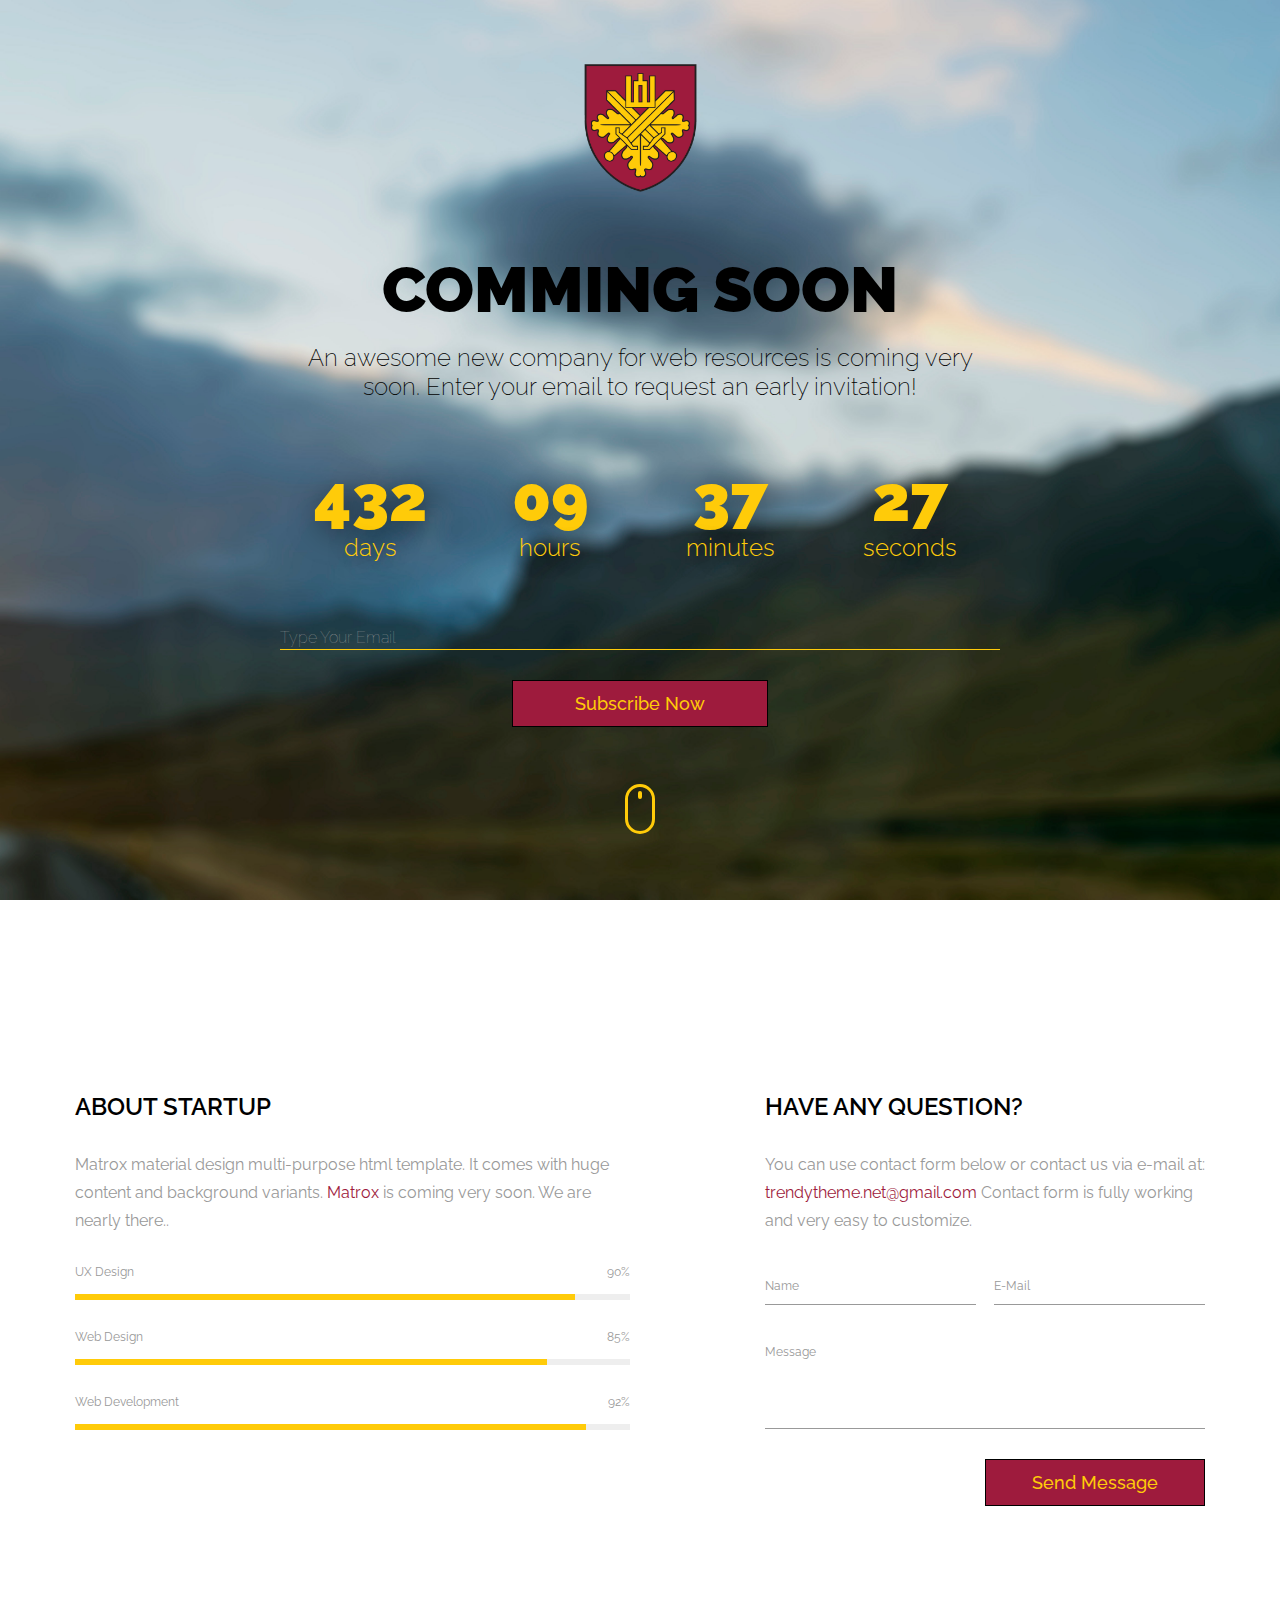
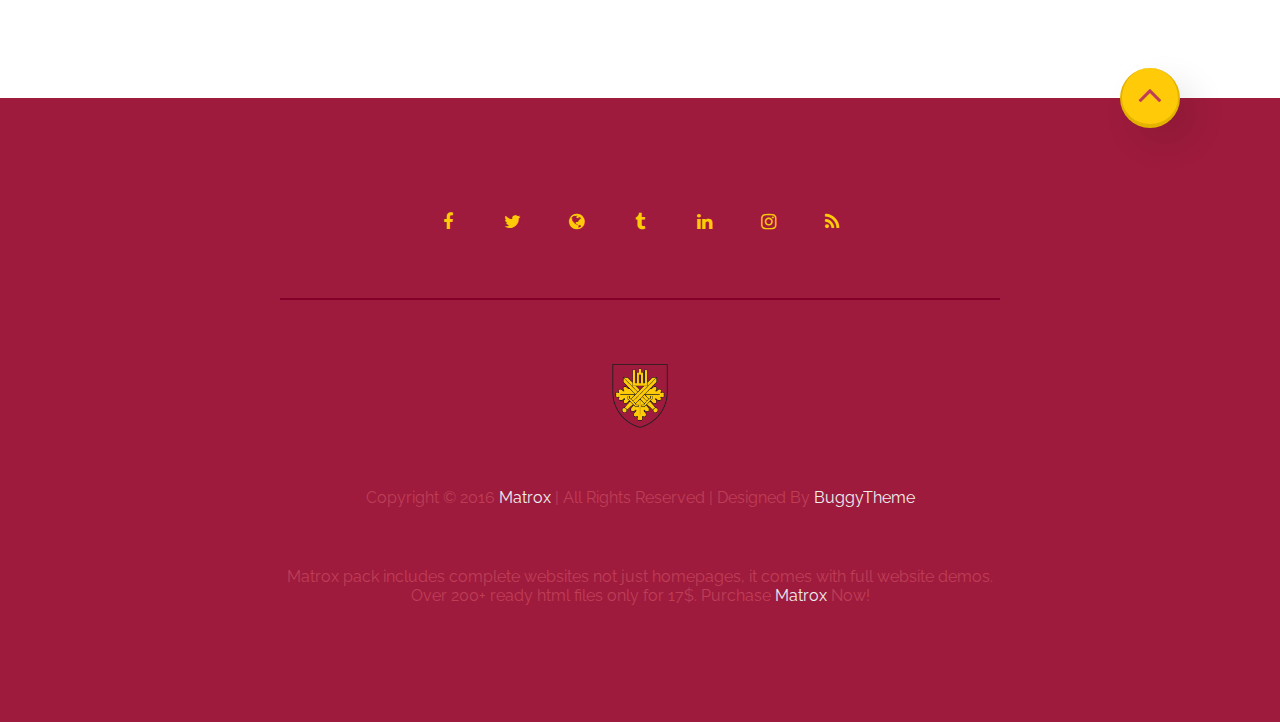
<file: index.html>
<!DOCTYPE html>
<html lang="en">
<head>
    <meta charset="UTF-8">
    <meta name="viewport" content="width=device-width, initial-scale=1.0">
    <meta http-equiv="X-UA-Compatible" content="ie=edge">
    <title>Responsive</title>
    <link rel="stylesheet" href="css/font-awesome.min.css">
    <link rel="stylesheet" href="css/main.css">

</head>
<body>

  <!--************************************************************
    - HEADER
  ************************************************************-->

<header>
  <div id="banner" class="banner headerContent">
    <div>
      <div class="logo"></div>
    </div>
    <div class="header-text">
      <h1 class="textBlack">comming soon</h1>
      <p class="textBlack">An awesome new company for web resources is coming very soon.
      <span>Enter your email to request an early invitation!</span></p>
    </div>

    <div class="clock banner textYellow">
      <div class="time">
          <div class="value">432</div>
          <div class="unit">days</div>
      </div>
      <div class="time">
          <div class="value">09</div>
          <div class="unit">hours</div>
      </div>
      <div class="time">
          <div class="value">37</div>
          <div class="unit">minutes</div>
      </div>
      <div class="time">
          <div class="value">27</div>
          <div class="unit">seconds</div>
      </div>
  </div>

    <!-- SUBSCRIBE -->
    <div class="subscribe">
      <form action="">
        <div class="inputTextSubscribe textYellow">
          <input type="text" placeholder="Type your email" class="textWhite">
        </div>
        <input type="submit" value="Subscribe Now" class="btn">
      </form>
    </div>

    <div class="mouse">
      <div class="rutuliukas"></div>
    </div>
  </div>
</header>

  <!--************************************************************
    - CONTENT
  ************************************************************-->

<section class="container content">

  <!--********************
    - LEFT ROW
  ********************-->

  <div class="content-left">
    <div>
      <h2>ABOUT STARTUP</h2>
      <p>Matrox material design multi-purpose html template. It comes with huge content and background variants. <a href="#">Matrox</a> is coming very soon. We are nearly there..</p>
      <div class="progress-section">
        <span>UX Design</span><span>90%</span>
        <div class="progress">
          <div class="progress-bar pb1"></div>
        </div>
      </div>
      <div class="progress-section">
        <span>Web Design</span><span>85%</span>
        <div class="progress">
          <div class="progress-bar pb2"></div>
        </div>
      </div>
      <div class="progress-section">
        <span>Web Development</span><span>92%</span>
        <div class="progress">
          <div class="progress-bar pb3"></div>
        </div>
      </div>
    </div>
  </div>

  <!--********************
    - RIGHT ROW
  ********************-->

  <div class="content-right">
    <h2>HAVE ANY QUESTION?</h2>
    <p>You can use contact form below or contact us via e-mail at: <a href="mailto:trendytheme.net@gmail.com?Subject=HelloWorld%20" target="_top">trendytheme.net@gmail.com</a> Contact form is fully working and very easy to customize.</p>
    <div class="register">
      <form class="" action="">
            <input type="text" placeholder="name">
            <input type="text" placeholder="e-mail">
            <textarea name="" id="message" placeholder="message"></textarea>
            <input class="btn" type="submit" value="Send Message">
      </form>
    </div>
  </div>
</section>

<!--************************************************************
  - FOOTER
************************************************************-->

<footer>
  <div class="container">
    <div class="back-to-top">
     <a href="#banner" > <i class="fa fa-angle-up"></i> </a>
    </div>
<div class="footerUpper banner">
  <ul class="socialMediaIcons">
    <li class="icon">
      <a href="#"> <i class="fa fa-facebook"></i> </a>
    </li>
    <li class="icon">
      <a href="#"> <i class="fa fa-twitter"></i> </a>
    </li>
    <li class="icon">
      <a href="#"> <i class="fa fa-globe"></i> </a>
    </li>
    <li class="icon">
      <a href="#"> <i class="fa fa-tumblr"></i> </a>
    </li>
    <li class="icon">
      <a href="#"> <i class="fa fa-linkedin"></i> </a>
    </li>
    <li class="icon">
      <a href="#"> <i class="fa fa-instagram"></i> </a>
    </li>
    <li class="icon">
      <a href="#"> <i class="fa fa-rss"></i> </a>
    </li>
  </ul>
</div>
<div class="footerLower banner">
  <div>
    <div class="footerLogo"></div>
  </div>
  <div class="footerCopyright"><p>Copyright &copy; 2016 <a href="#">Matrox</a>   |   All Rights Reserved   |   Designed By <a href="#">BuggyTheme</a></p></div>
  <div class="footerShamelessPlug"><p>Matrox pack includes complete websites not just homepages, it comes with full website demos. Over 200+ ready html files only for 17$. Purchase <a href="#">Matrox</a> Now!</p></div>
</div>
</div>
</footer>
</body>
</html>
</file>
<file: css/main.css>
@import url('https://fonts.googleapis.com/css?family=Raleway:100,200,300,400,500,600,900&subset=latin-ext');

body,
body * {
    margin: 0;
    padding: 0;
    box-sizing: border-box;
    vertical-align: top;
    font-family: Raleway;
}

                                                          /********************
                                                           * PAGE VARIABLES
                                                          ********************/

:root {
  --White: white;
  --Black: black;
  --SilverBright: #eee;
  --SilverDark: #999;
  --Accent1: #9e1b3d;
  --Accent1Bright: #BF3E57;
  --Accent1Dark: #84002A;
  --Accent2: #ffcb09;
  --Accent2Bright: #FFE739;
  --Accent2Dark: #E3B300;
  --MouseColor: #ffcb09;

  --textSize-h1-big: 64px;
  --textSize-p-big: 28px;
  --textSize-p-medium: 16px;
  --textSize-input-big: 16px;
  --textSize-input-medium: 12px;
}

.textWhite {
  color: var(--White);
}
.textGrey {
  color: var(--SilverDark);
}
.textBlack {
  color: var(--Black);
}
.textRed {
  color: var(--Accent1);
}
.textYellow {
  color: var(--Accent2);
}

.btn {
  width: 100%;
  background-color: var(--Accent1);
  color: var(--Accent2);
  padding: 12px 18px;
  border: 1px solid var(--Black);
  border-style: solid;
  cursor: pointer;
  font-size: 18px;
  font-weight: 500;
}
.btn:hover {
  background-color: var(--Accent1Dark);
  color: var(--Accent2Bright);
}
.btn:active {
  background-color: var(--Accent2Bright);
  color: var(--Accent1Dark);
}
@media (max-width:480px) {
  .btn {
    font-size: 14px;
    font-weight: 400;
  }
}

.inputTextSubscribe {
  display: inline-block;
  width: 100%;
  font-family: Raleway;
  font-weight: 100;
}
  .inputTextSubscribe > input {
    display: inline-block;
    width: 100%;
    font-size: 24px;
    font-weight: 100;
    border: 1px solid var(--Accent2);
    border-width: 0px 0px 1px 0px;
    background-color: rgba(0, 0, 0, 0);
  }
  .inputTextSubscribe > input::placeholder {
    font-size: var(--textSize-input-big);
    text-transform: capitalize;
    color: var(--SilverDark);
  }
    .inputTextSubscribe > input:focus {
      border-width: 0px 0px 1px 0px;
      border-color: var(--Accent2Bright);
      background-color: rgba(0, 0, 0, 0.2);
    }

    .register > form input[type=text], textarea {
      display: inline-block;
      float: left;
      width: 48%;
      font-size: var(--textSize-p-medium);
      border: 1px solid var(--SilverDark);
      border-width: 0px 0px 1px 0px;
      padding: 8px 10px;
      margin-bottom: 30px;
}


.container {
  display: inline-block;
  width: 1200px;
  margin-left: calc(50% - 600px);
}
@media (max-width:1200px) {
  .container {
    display: inline-block;
    margin-left: 0;
    width: 100%;
  }
}
@media (max-width:768px) {
  .container {
    display: block;
    width: 100%;
  }
}

.banner {
  display: inline-block;
  width: 720px;
  margin-left: calc(50% - 360px);
}
  .banner > div {
    margin: 0 0 60px 0; /* marginas tarp pagrindiniu blogu headeryje. */
  }
@media (max-width:768px) {
  .banner {
    display: inline-block;
    margin-left: 0;
    width: 100%;
    padding: 0 5%;
  }
    .banner > div {
      margin: 0 0 30px 0;
    }
}
@media (max-width:480px) {
  .banner > div {
    margin: 0 0 20px 0;
  }
}
                  /************************************************************
                   * HEADER
                  ************************************************************/
header {
  background-image: url(../img/imgBG3.jpg);
  width: 100%;
  min-height: 900px;
  height: 100vh;
  background-position: center middle;
  background-size: cover;
  background-attachment: fixed;
  /*transform: rotateY(180deg);  /* SUMMON DESTYTUVAS */
}
  header > .headerContent {
    margin-top: 64px;
    height: 80%;
    min-height: 800px;
    position: relative;
  }
                                                            /********************
                                                             * HEADER LOGO ELEMENT
                                                            ********************/
.logo {
  width: 128px;
  height: 128px;
  background-image: url(../img/KASP_logo.png);
  background-size: contain;
  background-position: center;
  background-repeat: no-repeat;
  margin-left: calc(50% - 64px);
}

                                                          /********************
                                                             * HEADER TEXT INFO
                                                            ********************/

header h1 {
  text-transform: uppercase;
  font-weight: 900;
  font-size: 64px;
  text-align: center;
  margin-bottom: 16px; /* margin tarp h1 ir p */
}
header p {
  font-weight: 200;
  font-size: 24px;
  text-align: center;
}
  header p > span {
    display: inline-block;
  }
@media (max-width:480px) {
  header h1 {
    font-weight: 900;
    font-size: 48px;
    margin-bottom: 12px; /* margin tarp h1 ir p */
  }
  header p {
    font-weight: 300;
    font-size: 20px;
  }
}
                                                            /********************
                                                             * HEADER CLOCK ELEMENT
                                                            ********************/
.clock {
    display: inline-block;
    width: 100%; /* originalus banner plotis 720px */
    margin-left: calc(50% - 360px);
}
    .clock > .time {
        display: inline-block;
        float: left;
        margin: 0;
        width: 25%;
        font-size: 64px;
        font-weight: 900;
        text-shadow: 5px 5px 30px rgba(0,0,0,.5);
    }
        .clock > .time > * {
            text-align: center;
        }
        .clock > .time > .unit {
            font-size: 24px;
            line-height: 24px;
            font-weight: 300;
            text-shadow: 3px 3px 20px rgba(0,0,0,.5);
        }
@media (max-width:768px) {
.clock {
    margin-left: 0;
}
  .clock > .time {
      display: inline-block;
      float: left;
      margin: 0;
      font-size: 52px;
      min-width: 25%;
      max-width: 100%;
  }
}
@media (max-width:480px) {
  .clock {

  }
    .clock > .time {
      width: 50%;
      font-size: 48px;
      font-weight: 900;
      text-shadow: 5px 5px 30px rgba(0,0,0,.5);
      margin-bottom: 12px;
    }
      .clock > .time > .unit {
        font-size: 24px;
        line-height: 24px;
        font-weight: 300;
        text-shadow: 3px 3px 20px rgba(0,0,0,.5);
      }
}
                                                            /********************
                                                             * HEADER EMAIL INPUT & SUBSCRIBE ELEMENT
                                                            ********************/
.subscribe {
}
  .subscribe > form {
    display: inline-block;
    float: left;
    width: 100%;
  }
  .subscribe > form input[type=text] {
    outline: none
  }
  .subscribe > form > input[type=submit] {
    width: 256px;
    margin-left: calc(50% - 128px);
    margin-top: 30px;
  }
                                                          /********************
                                                           * HEADER MOUSE ELEMENT
                                                          ********************/
.mouse {
  height: 50px;
  width: 30px;
  margin-left: calc(50% - 360px);
  border: 3px solid var(--MouseColor);
  border-radius: 15px;
  background-color: none;
  position: absolute;
  left: calc(50% - 15px);
  bottom: -30px;
}
  .mouse > .rutuliukas {
    width: 4px;
    height: 8px;
    background-color: var(--MouseColor);
    border-radius: 5px;
    position: absolute;
    top: 4px;
    left: calc(50% - 2px);
    animation-name: animacija;

    animation-duration: 1.5s;
    animation-delay: 0.5s;
    animation-iteration-count: infinite;
  }
    @keyframes animacija {
      0%  {
        top: 4px;
        opacity: 0;
      }
     25%  {
       opacity: 1;
     }
     55%  {
       opacity: 1;
     }
     90% {
       opacity: 0;
     }
      100% {
        top: 25px;
        opacity: 0;
     }
    }
                  /************************************************************
                   * CONTENT
                  ************************************************************/
.content {
  margin-top: 192px;
  margin-bottom: 192px;
}
  .content h2 {
    text-transform: uppercase;
    font-family: Raleway;
    font-weight: 600;
    margin: 0px 0px 30px 0px;
    padding: 0 10px;
  }
  .content p {
    font-family: Raleway;
    font-size: var(--textSize-p-medium);
    line-height: var(--textSize-p-big);
    font-weight: 400;
    color: var(--SilverDark);
    margin: 0px 0px 30px 0px;
    padding: 0 10px;
  }
  .content a {
    color: var(--Accent1);
    text-decoration: none;
  }

section {
  display: inline-block;
  float: left;
  padding: 0px 25px;
  width: 100%;
}
                                                                  /************
                                                                   * LEFT ROW
                                                                   ************/
  .content-left {
    display: inline-block;
    float: left;
    width: 50%;
  }
    .progress-section {
      display: inline-block;
      width: 100%;
      padding: 0 10px;
    }
      .progress-section > span {
        color: var(--SilverDark);
        font-size: var(--textSize-input-medium);
        padding: 0 0 15px 0;
      }
      .progress-section > span:nth-child(odd) {
        float: left;
      }
      .progress-section > span:nth-child(even) {
        float: right;
      }
    .progress {
      display: inline-block;
      width: 100%;
      height: 6px;
      background-color: var(--SilverBright);
      margin-bottom: 30px;
    }
      .progress-bar {
        display: inline-block;
        width: 100%;
        height: 100%;
        background-color: var(--Accent2);
      }
        .pb1 {
          width: 90%;
        }
        .pb2 {
          width: 85%;
        }
        .pb3 {
          width: 92%;
        }
  /************
   * LEFT ROW MEDIA QUERY
   ************/
@media (max-width:1200px) {

}
@media (max-width:768px) {
  .content-left {
    display: block;
    width: 100%;
    margin-bottom: 64px;
  }
}
                                                                  /************
                                                                   * RIGHT ROW
                                                                   ************/
  .content-right {
    display: inline-block;
    float: left;
    width: 40%;
    margin-left: 10%;
  }
    .register > form {
      padding: 0px 10px;
    }

    .register > form input[type=text], textarea {
      display: inline-block;
      float: left;
      width: 48%;
      font-size: var(--textSize-p-medium);
      border: 1px solid var(--SilverDark);
      border-width: 0px 0px 1px 0px;
      padding: 10px 0;
      margin-bottom: 30px;
    }
      .register > form input[type=text]:focus, textarea:focus {

      }
      .register > form input:nth-child(+2) {
        float: right;
      }
      .register > form textarea {
        width: 100% !important;
        height: 94px !important;
        resize: none;
      }

      .register > form ::placeholder {
        font-size: var(--textSize-input-medium);
        text-transform: capitalize;
        color: var(--SilverDark);
      }
                                                                  /************
                                                                   * RIGHT ROW MEDIA QUERY
                                                                   ************/
@media (max-width:1200px) {
  .content-right {
    width: 45%;
    margin-left: 5%;
  }
}
@media (max-width:768px) {
  .content-right {
    display: block;
    width: 100%;
    margin-left: auto;
  }
}
                                                                  /************
                                                                   * Send Message Button
                                                                   ************/
  .register > form input[type=submit] {
    display: inline-block;
    float: right;
    width: 50%;
  }
  @media (max-width:480px) {
    .register > form input[type=submit] {
      display: inline-block;
      float: left;
      width: 100%;
  }
}
                  /************************************************************
                   * FOOTER
                   ************************************************************/
footer {
  display: inline-block;
  width: 100%;
  height: 624px;
  background: var(--Accent1);
  position: relative;
}
                                                                  /************
                                                                   * GO TO BANNER BUTTON
                                                                   ************/
footer > .container {
  position: absolute;
}
.back-to-top {
   width: 60px;
   height: 60px;
   border-radius: 50%;
   background-color: var(--Accent2);
   position: relative;
   top: -30px;
   margin-left: calc(100% - 60px);
   right: 5%;
   border: 1px solid var(--Accent2Dark);
   border-width: 0px 2px 4px 2px;
   box-shadow: 15px 15px 35px 0px rgba(0, 0, 0, 0.1);
}
  .back-to-top:hover {
    background-color: var(--Accent2Dark);
    border-color: var(--Accent2);
    color: var(--Accent1Bright);
  }
  .back-to-top:active {
    border-width: 1px 5px 10px 5px;
    background-color: var(--Accent2Bright);
  }

  .back-to-top .arrow-up {
    position: relative;
    width: 40px;
    height: 40px;
    margin-left: 5px;
    margin-top: 5px;
  }
    .back-to-top i {
      line-height: 60px;
      font-size: 40px;
      text-align: center;
      width: 60px;
      height: 60px;
      margin-left: -2px;
      margin-top: -4px;
      color: var(--Accent1Bright)
    }
      .back-to-top > i:active {
        color: var(--Accent1Dark);
        margin-left: ;
        margin-top: ;
      }
@media (max-width:480px) {
  .back-to-top {
     right: 10%;
   }
}
                                                                  /************
                                                                   * FOOTER UPPER
                                                                   ************/
.footerUpper {
}
.footerUpper > .socialMediaIcons {
    display: inline-block;
    float: left;
    width: 100%;
    list-style-type: none;
    text-align: center;
    padding: 40px 0px;
  }
.footerUpper > .socialMediaIcons > .icon {
  display: inline-block;
  width: 48px;
  height: 48px;
  margin-left: 12px;
  margin-bottom: 12px;
} .footerUpper > .socialMediaIcons > .icon:first-child {
    margin-left: 0px;
  }
  .footerUpper > .socialMediaIcons > .icon:hover {
    background-color: var(--Accent1Dark);
    border-radius: 50%;
  }
.footerUpper > .socialMediaIcons > .icon .fa {
  line-height: 48px;
  font-size: 18px;
  width: 100%;
  color: var(--Accent2);
}
@media (max-width:480px) {
  .footerUpper {
    width: 100%;
  }
}
                                                                  /************
                                                                   * FOOTER LOWER
                                                                   ************/
.footerLower {
  border-style: solid;
  border-width: 2px 0px 0px 0px;
  border-color: var(--Accent1Dark);
  text-align: center;
}
  .footerLower p {
    color: var(--Accent1Bright);
  }
  .footerLower a {
    color: var(--SilverBright);
    text-decoration: none;
  }

.footerLogo {
  margin-top: 64px;
  width: 64px;
  height: 64px;
  background-image: url(../img/KASP_logo.png);
  background-size: contain;
  background-position: center;
  background-repeat: no-repeat;
  margin-left: calc(50% - 32px);
}
</file>
